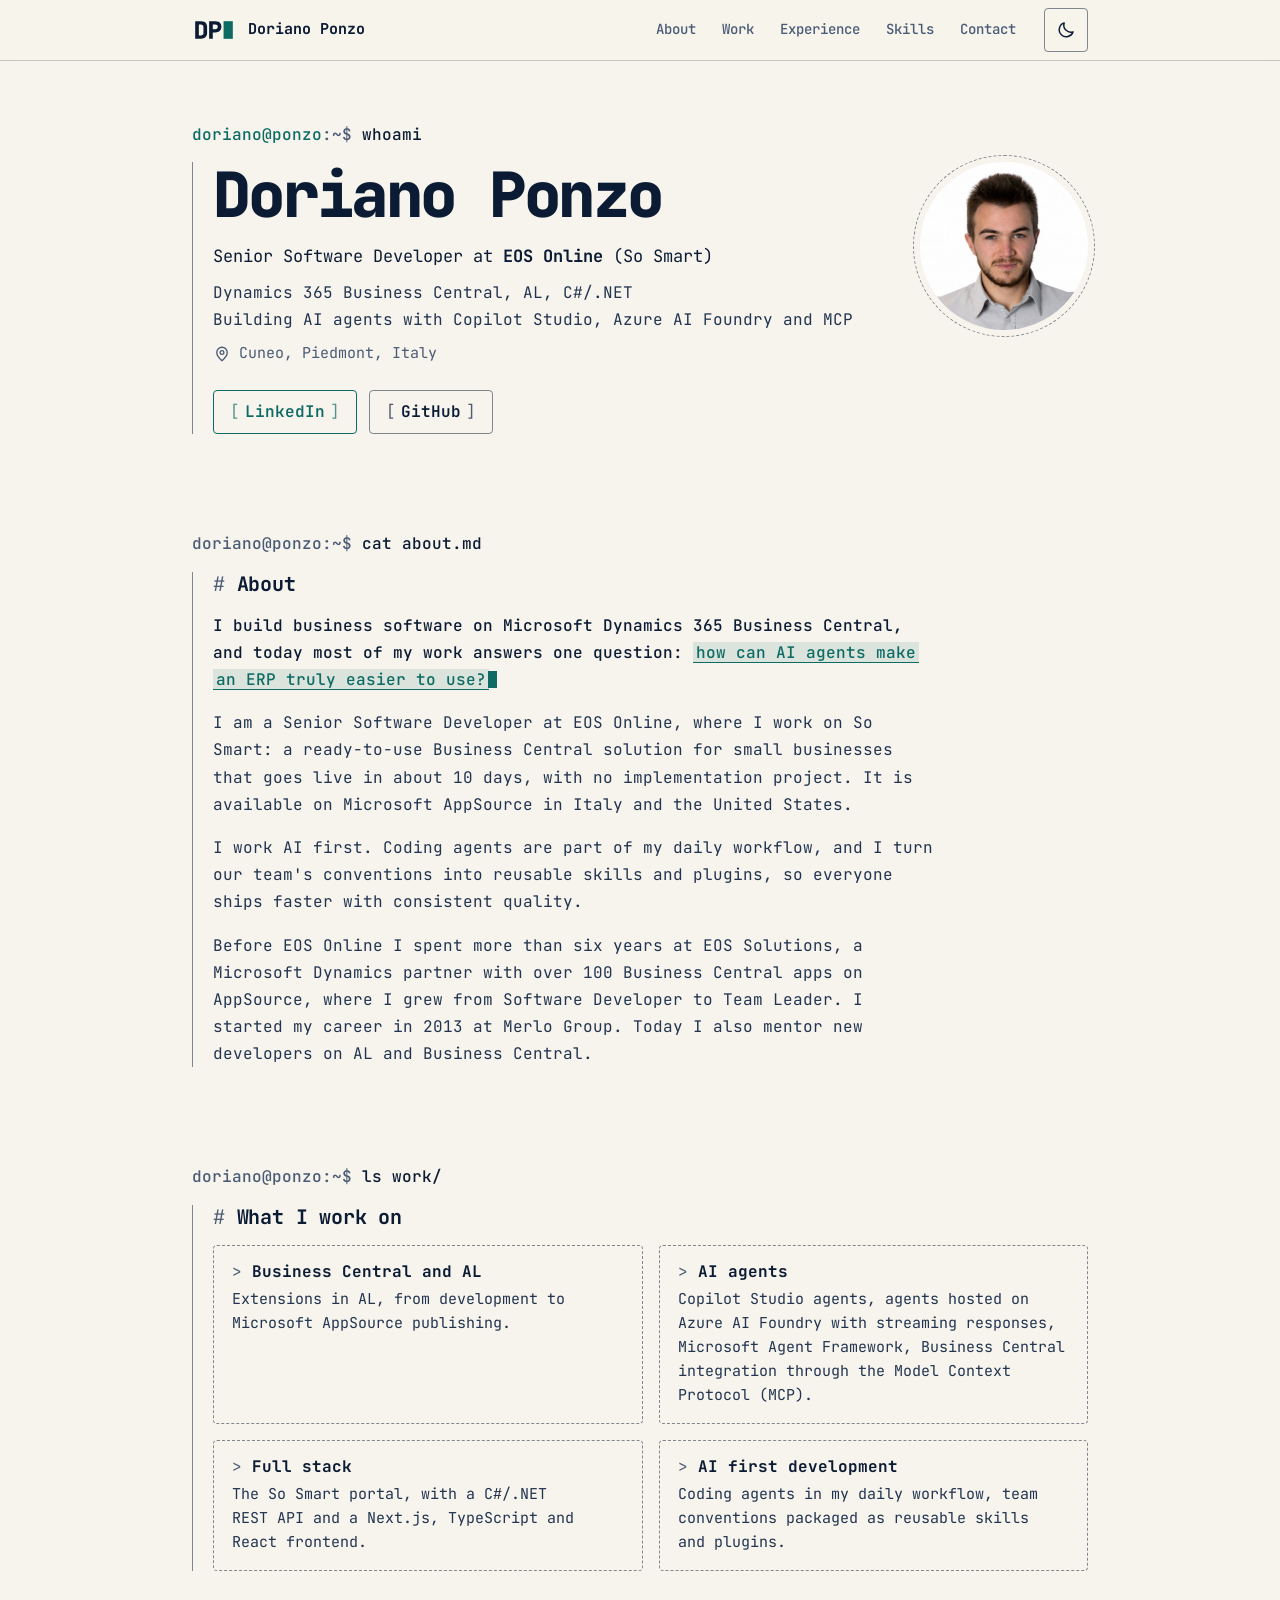
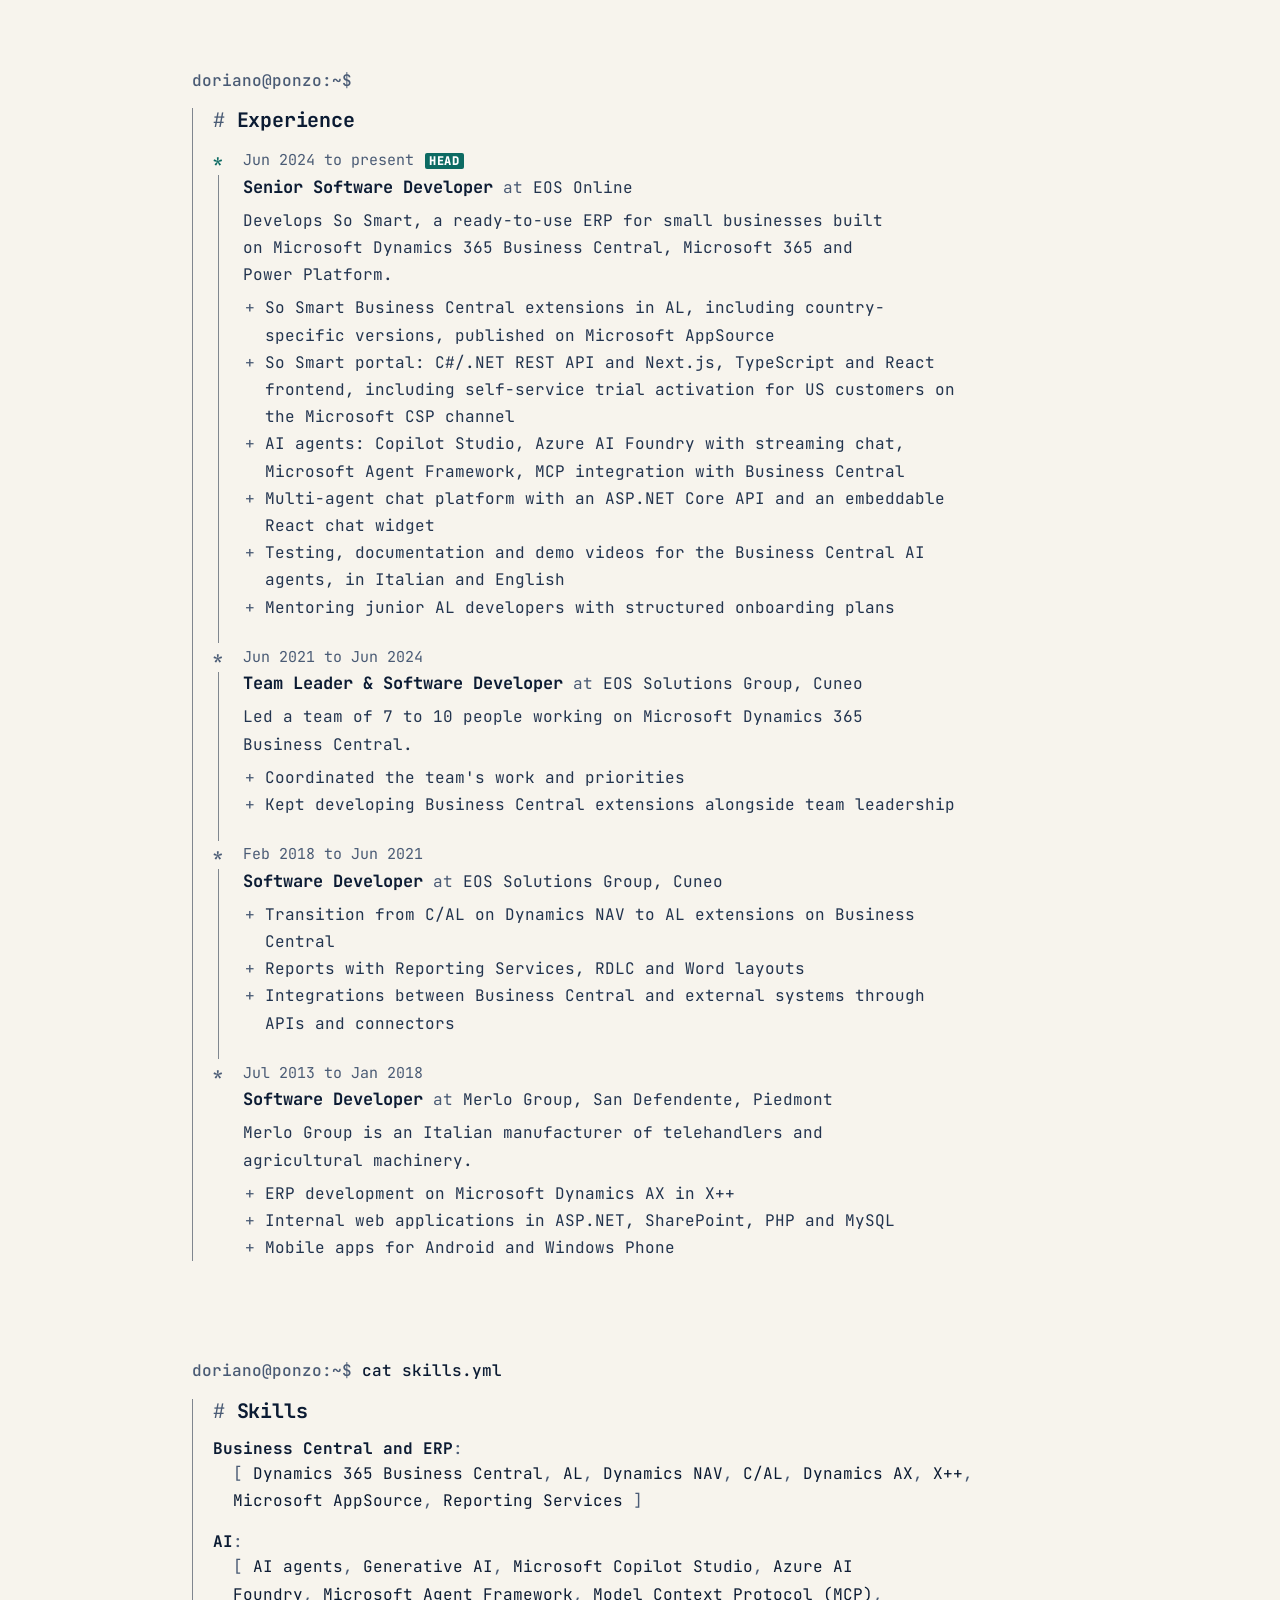
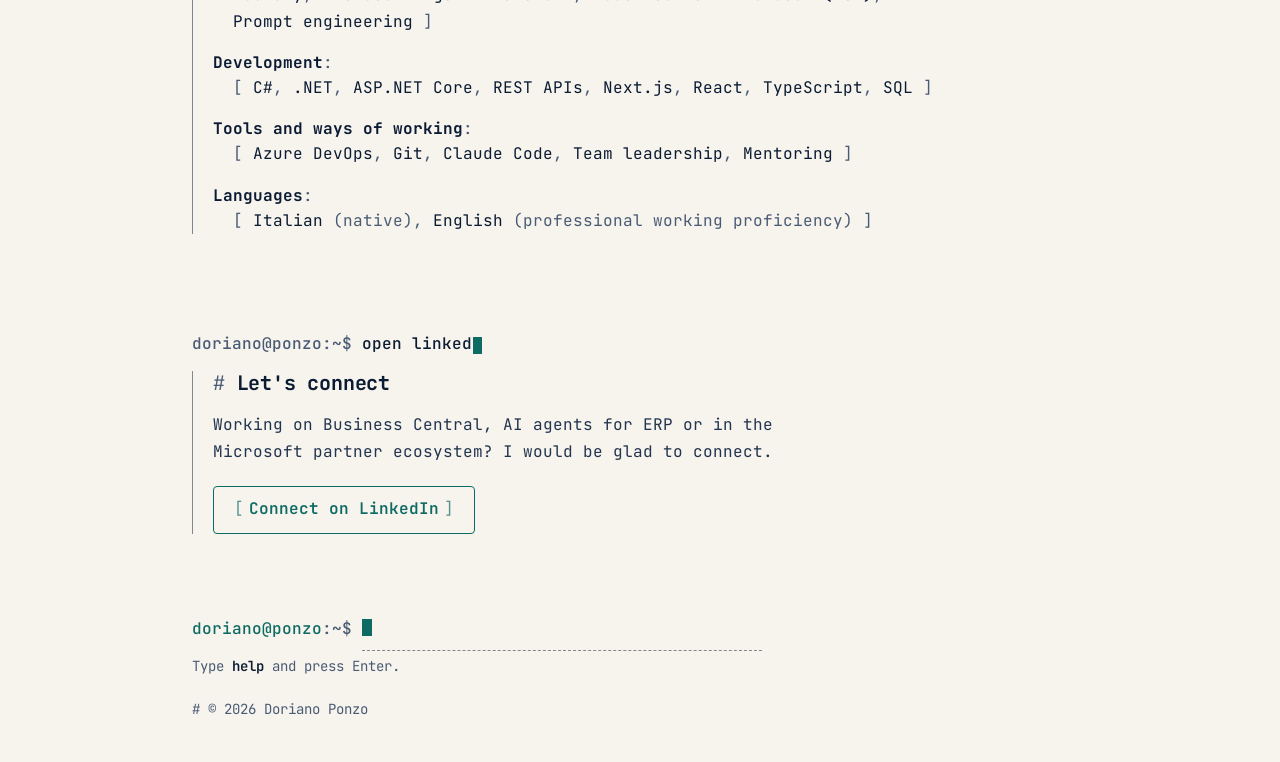
<file: index.html>
<!doctype html>
<html lang="en">
<head>
  <meta charset="utf-8">
  <meta name="viewport" content="width=device-width, initial-scale=1">
  <title>Doriano Ponzo | Business Central and AI agents</title>
  <meta name="description" content="Doriano Ponzo, Senior Software Developer specialized in Microsoft Dynamics 365 Business Central, AL and AI agents with Copilot Studio, Azure AI Foundry and MCP.">
  <meta name="author" content="Doriano Ponzo">
  <link rel="canonical" href="https://ponch18.github.io/">

  <meta name="theme-color" content="#f7f4ed" media="(prefers-color-scheme: light)">
  <meta name="theme-color" content="#071122" media="(prefers-color-scheme: dark)">
  <meta name="color-scheme" content="light dark">

  <meta property="og:type" content="profile">
  <meta property="og:site_name" content="Doriano Ponzo">
  <meta property="og:locale" content="en_US">
  <meta property="og:url" content="https://ponch18.github.io/">
  <meta property="og:title" content="Doriano Ponzo | Business Central and AI agents">
  <meta property="og:description" content="Senior Software Developer at EOS Online (So Smart). Dynamics 365 Business Central, AL, C#/.NET and AI agents with Copilot Studio, Azure AI Foundry and MCP.">
  <!-- Share card: assets/og-card.jpg (1200 x 630). -->
  <meta property="og:image" content="https://ponch18.github.io/assets/og-card.jpg">
  <meta property="og:image:type" content="image/jpeg">
  <meta property="og:image:width" content="1200">
  <meta property="og:image:height" content="630">
  <meta property="og:image:alt" content="Doriano Ponzo, Senior Software Developer. Dynamics 365 Business Central and AI agents.">
  <meta property="profile:first_name" content="Doriano">
  <meta property="profile:last_name" content="Ponzo">

  <meta name="twitter:card" content="summary_large_image">
  <meta name="twitter:title" content="Doriano Ponzo | Business Central and AI agents">
  <meta name="twitter:description" content="Senior Software Developer at EOS Online (So Smart). Dynamics 365 Business Central, AL, C#/.NET and AI agents with Copilot Studio, Azure AI Foundry and MCP.">
  <meta name="twitter:image" content="https://ponch18.github.io/assets/og-card.jpg">
  <meta name="twitter:image:alt" content="Doriano Ponzo, Senior Software Developer. Dynamics 365 Business Central and AI agents.">

  <link rel="icon" href="favicon.svg" type="image/svg+xml">
  <link rel="preload" href="assets/fonts/jetbrains-mono-latin-wght.woff2" as="font" type="font/woff2" crossorigin>
  <link rel="stylesheet" href="styles.css">

  <script>
    /* Runs before first paint: applies a saved theme choice so the page never flashes the wrong theme. */
    (function () {
      var root = document.documentElement;
      root.classList.add('js');
      /* fx: effects are allowed. They are off for people who ask for reduced motion. */
      if (!(window.matchMedia && window.matchMedia('(prefers-reduced-motion: reduce)').matches)) root.classList.add('fx');
      try {
        var saved = localStorage.getItem('theme');
        if (saved === 'light' || saved === 'dark') root.setAttribute('data-theme', saved);
      } catch (e) { /* storage unavailable: follow the system theme */ }
    })();
  </script>
  <script src="script.js" defer></script>

  <script type="application/ld+json">
  {
    "@context": "https://schema.org",
    "@type": "Person",
    "name": "Doriano Ponzo",
    "jobTitle": "Senior Software Developer",
    "worksFor": { "@type": "Organization", "name": "EOS Online" },
    "address": {
      "@type": "PostalAddress",
      "addressLocality": "Cuneo",
      "addressRegion": "Piedmont",
      "addressCountry": "IT"
    },
    "url": "https://ponch18.github.io/",
    "image": "https://ponch18.github.io/assets/profile.jpg",
    "sameAs": [
      "https://www.linkedin.com/in/dorianoponzo",
      "https://github.com/Ponch18"
    ],
    "knowsAbout": [
      "Microsoft Dynamics 365 Business Central",
      "AL",
      "AI agents",
      "Microsoft Copilot Studio",
      "Azure AI Foundry",
      "Model Context Protocol"
    ],
    "knowsLanguage": ["it", "en"]
  }
  </script>
</head>
<body>
  <a class="skip-link" href="#main">Skip to content</a>

  <header class="site-header">
    <div class="container nav-bar">
      <a class="brand" href="#top">
        <!-- DP monogram: ink letters on paper, paper letters on navy. Only one is shown per theme. -->
        <img class="brand-mark mark-on-light" src="assets/brand/dp-mark.svg" alt="" width="44" height="24">
        <img class="brand-mark mark-on-dark" src="assets/brand/dp-mark-reversed.svg" alt="" width="44" height="24">
        <span class="brand-name">Doriano Ponzo</span>
      </a>

      <nav class="site-nav" id="site-nav" aria-label="Primary">
        <ul class="nav-links">
          <li><a href="#about">About</a></li>
          <li><a href="#work">Work</a></li>
          <li><a href="#experience">Experience</a></li>
          <li><a href="#skills">Skills</a></li>
          <li><a href="#contact">Contact</a></li>
        </ul>
      </nav>

      <div class="nav-actions">
        <button type="button" class="icon-btn theme-toggle" data-theme-toggle aria-label="Switch theme">
          <svg class="icon-moon" viewBox="0 0 24 24" width="20" height="20" aria-hidden="true" focusable="false"><path d="M20.5 14.2A8.5 8.5 0 0 1 9.8 3.5a8.5 8.5 0 1 0 10.7 10.7z"/></svg>
          <svg class="icon-sun" viewBox="0 0 24 24" width="20" height="20" aria-hidden="true" focusable="false"><circle cx="12" cy="12" r="4"/><path d="M12 2.5v2M12 19.5v2M4.6 4.6l1.4 1.4M18 18l1.4 1.4M2.5 12h2M19.5 12h2M4.6 19.4L6 18M18 6l1.4-1.4"/></svg>
        </button>
        <button type="button" class="icon-btn menu-btn" data-menu-toggle aria-controls="site-nav" aria-expanded="false" aria-label="Menu">
          <svg class="icon-menu" viewBox="0 0 24 24" width="20" height="20" aria-hidden="true" focusable="false"><path d="M4 7h16M4 12h16M4 17h16"/></svg>
          <svg class="icon-close" viewBox="0 0 24 24" width="20" height="20" aria-hidden="true" focusable="false"><path d="M6 6l12 12M18 6L6 18"/></svg>
        </button>
      </div>
    </div>
  </header>

  <!--
    The page is one terminal session. Each section starts with a prompt line (decorative, hidden from
    screen readers) and its output (the real content, with normal headings, lists and links).
  -->
  <main id="main">

    <!-- 1. Hero -->
    <section class="block hero" id="top" aria-labelledby="hero-name">
      <div class="container">
        <p class="prompt" aria-hidden="true"><span class="prompt-id">doriano@ponzo</span><span class="prompt-sep">:~$</span> <span class="prompt-cmd">whoami</span></p>
        <div class="out hero-out">
          <div class="hero-copy">
            <h1 id="hero-name">Doriano Ponzo</h1>
            <p class="hero-role">Senior Software Developer at <strong>EOS Online</strong> (So Smart)</p>
            <p class="hero-tagline">
              <span class="tagline-line">Dynamics 365 Business Central, AL, C#/.NET</span>
              <span class="tagline-line">Building AI agents with Copilot Studio, Azure AI Foundry and MCP</span>
            </p>
            <p class="hero-location">
              <svg viewBox="0 0 24 24" width="18" height="18" aria-hidden="true" focusable="false"><path d="M12 21s-7-6.2-7-11a7 7 0 0 1 14 0c0 4.8-7 11-7 11z"/><circle cx="12" cy="10" r="2.5"/></svg>
              <span><span class="visually-hidden">Location: </span>Cuneo, Piedmont, Italy</span>
            </p>

            <div class="hero-actions">
              <a class="btn btn-primary" href="https://www.linkedin.com/in/dorianoponzo" target="_blank" rel="noopener">LinkedIn<span class="visually-hidden"> (opens in a new tab)</span></a>
              <a class="btn btn-secondary" href="https://github.com/Ponch18" target="_blank" rel="noopener">GitHub<span class="visually-hidden"> (opens in a new tab)</span></a>
            </div>
          </div>

          <div class="hero-media">
            <div class="avatar">
              <span class="avatar-initials" aria-hidden="true">DP</span>
              <!-- Photo: assets/profile.jpg. If the file is missing, the image removes itself and the initials stay visible. -->
              <img src="assets/profile.jpg" alt="Portrait of Doriano Ponzo" width="216" height="216" decoding="async" fetchpriority="high" onerror="this.remove()">
            </div>
          </div>
        </div>
      </div>
    </section>

    <!-- 2. About -->
    <section class="block" id="about" aria-labelledby="about-title">
      <div class="container">
        <p class="prompt" aria-hidden="true"><span class="prompt-id">doriano@ponzo</span><span class="prompt-sep">:~$</span> <span class="prompt-cmd" data-type>cat about.md</span></p>
        <div class="out prose">
          <h2 id="about-title">About</h2>
          <p class="lead" data-stream>I build business software on Microsoft Dynamics 365 Business Central, and today most of my work answers one question: <span class="highlight">how can AI agents make an ERP truly easier to use?</span></p>
          <p>I am a Senior Software Developer at EOS Online, where I work on So Smart: a ready-to-use Business Central solution for small businesses that goes live in about 10 days, with no implementation project. It is available on Microsoft AppSource in Italy and the United States.</p>
          <p>I work AI first. Coding agents are part of my daily workflow, and I turn our team's conventions into reusable skills and plugins, so everyone ships faster with consistent quality.</p>
          <p>Before EOS Online I spent more than six years at EOS Solutions, a Microsoft Dynamics partner with over 100 Business Central apps on AppSource, where I grew from Software Developer to Team Leader. I started my career in 2013 at Merlo Group. Today I also mentor new developers on AL and Business Central.</p>
        </div>
      </div>
    </section>

    <!-- 3. What I work on -->
    <section class="block" id="work" aria-labelledby="work-title">
      <div class="container">
        <p class="prompt" aria-hidden="true"><span class="prompt-id">doriano@ponzo</span><span class="prompt-sep">:~$</span> <span class="prompt-cmd" data-type>ls work/</span></p>
        <div class="out">
          <h2 id="work-title">What I work on</h2>
          <ul class="tools">
            <li class="tool">
              <h3>Business Central and AL</h3>
              <p>Extensions in AL, from development to Microsoft AppSource publishing.</p>
            </li>
            <li class="tool">
              <h3>AI agents</h3>
              <p>Copilot Studio agents, agents hosted on Azure AI Foundry with streaming responses, Microsoft Agent Framework, Business Central integration through the Model Context Protocol (MCP).</p>
            </li>
            <li class="tool">
              <h3>Full stack</h3>
              <p>The So Smart portal, with a C#/.NET REST API and a Next.js, TypeScript and React frontend.</p>
            </li>
            <li class="tool">
              <h3>AI first development</h3>
              <p>Coding agents in my daily workflow, team conventions packaged as reusable skills and plugins.</p>
            </li>
          </ul>
        </div>
      </div>
    </section>

    <!-- 4. Experience: a git log, newest entry first. The current role is HEAD. -->
    <section class="block" id="experience" aria-labelledby="experience-title">
      <div class="container">
        <p class="prompt" aria-hidden="true"><span class="prompt-id">doriano@ponzo</span><span class="prompt-sep">:~$</span> <span class="prompt-cmd" data-type>git log</span></p>
        <div class="out">
          <h2 id="experience-title">Experience</h2>
          <ol class="log">

            <li class="commit is-current">
              <span class="commit-node" aria-hidden="true">*</span>
              <p class="commit-date"><time datetime="2024-06">Jun 2024</time> to present<span class="head" aria-hidden="true">HEAD</span></p>
              <div class="commit-title">
                <h3 class="commit-role">Senior Software Developer</h3>
                <!-- TODO: location for EOS Online (not provided) -->
                <p class="commit-org">EOS Online</p>
              </div>
              <p class="commit-desc">Develops So Smart, a ready-to-use ERP for small businesses built on Microsoft Dynamics 365 Business Central, Microsoft 365 and Power Platform.</p>
              <ul class="commit-list">
                <li>So Smart Business Central extensions in AL, including country-specific versions, published on Microsoft AppSource</li>
                <li>So Smart portal: C#/.NET REST API and Next.js, TypeScript and React frontend, including self-service trial activation for US customers on the Microsoft CSP channel</li>
                <li>AI agents: Copilot Studio, Azure AI Foundry with streaming chat, Microsoft Agent Framework, MCP integration with Business Central</li>
                <li>Multi-agent chat platform with an ASP.NET Core API and an embeddable React chat widget</li>
                <li>Testing, documentation and demo videos for the Business Central AI agents, in Italian and English</li>
                <li>Mentoring junior AL developers with structured onboarding plans</li>
              </ul>
            </li>

            <li class="commit">
              <span class="commit-node" aria-hidden="true">*</span>
              <p class="commit-date"><time datetime="2021-06">Jun 2021</time> to <time datetime="2024-06">Jun 2024</time></p>
              <div class="commit-title">
                <h3 class="commit-role">Team Leader &amp; Software Developer</h3>
                <p class="commit-org">EOS Solutions Group, Cuneo</p>
              </div>
              <p class="commit-desc">Led a team of 7 to 10 people working on Microsoft Dynamics 365 Business Central.</p>
              <ul class="commit-list">
                <li>Coordinated the team's work and priorities</li>
                <li>Kept developing Business Central extensions alongside team leadership</li>
              </ul>
            </li>

            <li class="commit">
              <span class="commit-node" aria-hidden="true">*</span>
              <p class="commit-date"><time datetime="2018-02">Feb 2018</time> to <time datetime="2021-06">Jun 2021</time></p>
              <div class="commit-title">
                <h3 class="commit-role">Software Developer</h3>
                <p class="commit-org">EOS Solutions Group, Cuneo</p>
              </div>
              <ul class="commit-list">
                <li>Transition from C/AL on Dynamics NAV to AL extensions on Business Central</li>
                <li>Reports with Reporting Services, RDLC and Word layouts</li>
                <li>Integrations between Business Central and external systems through APIs and connectors</li>
              </ul>
            </li>

            <li class="commit">
              <span class="commit-node" aria-hidden="true">*</span>
              <p class="commit-date"><time datetime="2013-07">Jul 2013</time> to <time datetime="2018-01">Jan 2018</time></p>
              <div class="commit-title">
                <h3 class="commit-role">Software Developer</h3>
                <p class="commit-org">Merlo Group, San Defendente, Piedmont</p>
              </div>
              <p class="commit-desc">Merlo Group is an Italian manufacturer of telehandlers and agricultural machinery.</p>
              <ul class="commit-list">
                <li>ERP development on Microsoft Dynamics AX in X++</li>
                <li>Internal web applications in ASP.NET, SharePoint, PHP and MySQL</li>
                <li>Mobile apps for Android and Windows Phone</li>
              </ul>
            </li>

          </ol>
        </div>
      </div>
    </section>

    <!-- 5. Skills: written as a YAML file -->
    <section class="block" id="skills" aria-labelledby="skills-title">
      <div class="container">
        <p class="prompt" aria-hidden="true"><span class="prompt-id">doriano@ponzo</span><span class="prompt-sep">:~$</span> <span class="prompt-cmd" data-type>cat skills.yml</span></p>
        <div class="out">
          <h2 id="skills-title">Skills</h2>
          <div class="yml">
            <div class="yml-row">
              <h3 id="skills-erp" class="yml-key">Business Central and ERP</h3>
              <ul class="yml-list" role="list" aria-labelledby="skills-erp">
                <li>Dynamics 365 Business Central</li>
                <li>AL</li>
                <li>Dynamics NAV</li>
                <li>C/AL</li>
                <li>Dynamics AX</li>
                <li>X++</li>
                <li>Microsoft AppSource</li>
                <li>Reporting Services</li>
              </ul>
            </div>
            <div class="yml-row">
              <h3 id="skills-ai" class="yml-key">AI</h3>
              <ul class="yml-list" role="list" aria-labelledby="skills-ai">
                <li>AI agents</li>
                <li>Generative AI</li>
                <li>Microsoft Copilot Studio</li>
                <li>Azure AI Foundry</li>
                <li>Microsoft Agent Framework</li>
                <li>Model Context Protocol (MCP)</li>
                <li>Prompt engineering</li>
              </ul>
            </div>
            <div class="yml-row">
              <h3 id="skills-dev" class="yml-key">Development</h3>
              <ul class="yml-list" role="list" aria-labelledby="skills-dev">
                <li>C#</li>
                <li>.NET</li>
                <li>ASP.NET Core</li>
                <li>REST APIs</li>
                <li>Next.js</li>
                <li>React</li>
                <li>TypeScript</li>
                <li>SQL</li>
              </ul>
            </div>
            <div class="yml-row">
              <h3 id="skills-tools" class="yml-key">Tools and ways of working</h3>
              <ul class="yml-list" role="list" aria-labelledby="skills-tools">
                <li>Azure DevOps</li>
                <li>Git</li>
                <li>Claude Code</li>
                <li>Team leadership</li>
                <li>Mentoring</li>
              </ul>
            </div>
            <div class="yml-row">
              <h3 id="skills-lang" class="yml-key">Languages</h3>
              <ul class="yml-list" role="list" aria-labelledby="skills-lang">
                <li>Italian <span class="yml-note">(native)</span></li>
                <li>English <span class="yml-note">(professional working proficiency)</span></li>
              </ul>
            </div>
          </div>
        </div>
      </div>
    </section>

    <!-- 6. Contact -->
    <section class="block" id="contact" aria-labelledby="contact-title">
      <div class="container">
        <p class="prompt" aria-hidden="true"><span class="prompt-id">doriano@ponzo</span><span class="prompt-sep">:~$</span> <span class="prompt-cmd" data-type>open linkedin</span></p>
        <div class="out">
          <h2 id="contact-title">Let's connect</h2>
          <p class="contact-text">Working on Business Central, AI agents for ERP or in the Microsoft partner ecosystem? I would be glad to connect.</p>
          <a class="btn btn-primary btn-lg" href="https://www.linkedin.com/in/dorianoponzo" target="_blank" rel="noopener">Connect on LinkedIn<span class="visually-hidden"> (opens in a new tab)</span></a>
        </div>
      </div>
    </section>

  </main>

  <footer class="site-footer">
    <div class="container">
      <!-- The session is still open: the teal block is the cursor of the agent. With JavaScript this line becomes a real command line (see script.js). -->
      <p class="prompt prompt-end" aria-hidden="true" data-shell><span class="prompt-id">doriano@ponzo</span><span class="prompt-sep">:~$</span> <span class="cursor"></span></p>
      <p class="copyright"><span class="comment-mark" aria-hidden="true"># </span>&copy; <span data-year>2026</span> Doriano Ponzo</p>
    </div>
  </footer>
</body>
</html>
</file>
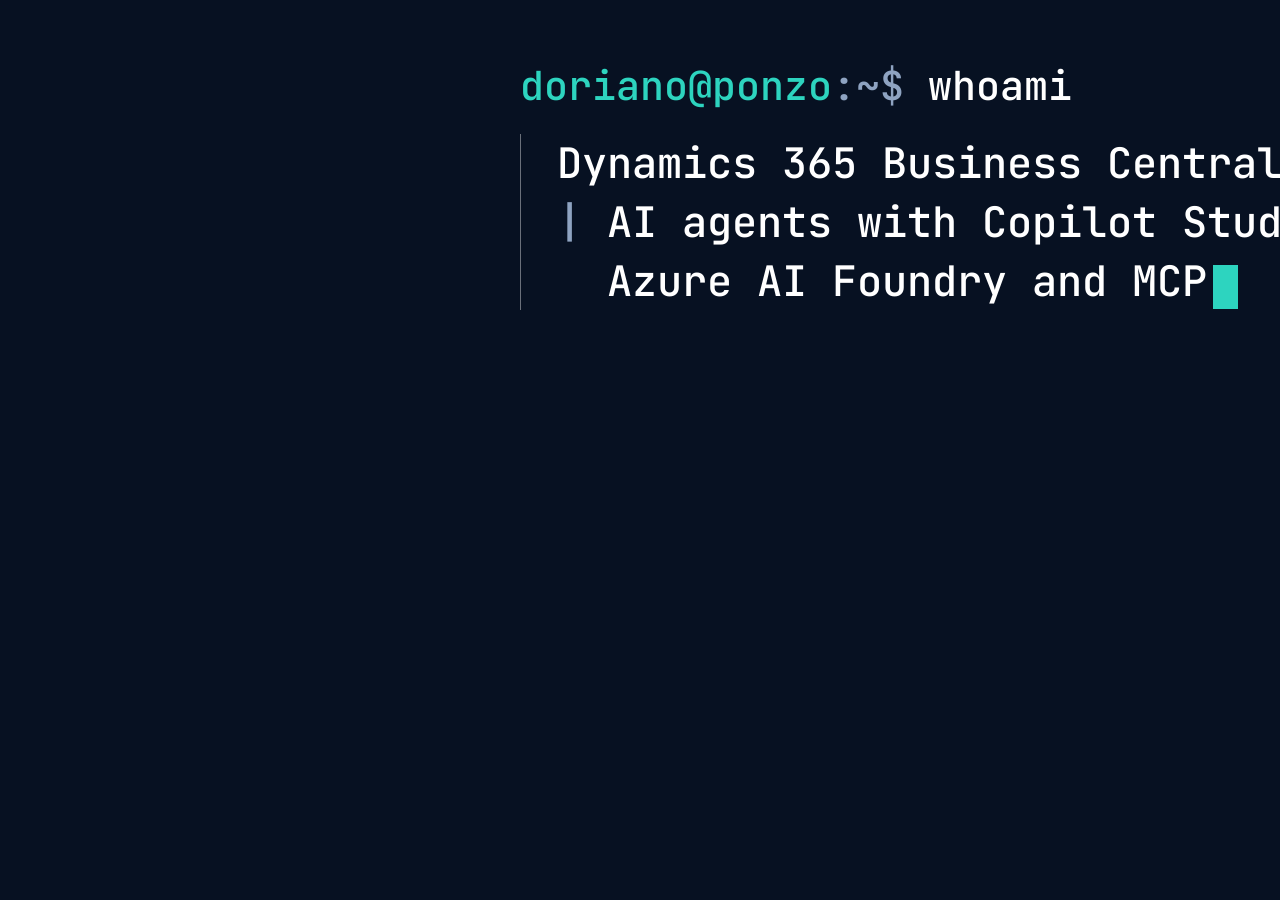
<file: brand/linkedin-banner.html>
<!doctype html>
<html lang="en">
<head>
  <meta charset="utf-8">
  <title>LinkedIn banner</title>
  <meta name="robots" content="noindex">
  <!--
    Source of assets/linkedin-banner.jpg (the banner of the LinkedIn profile), exactly 1584 x 396 px.
    Regenerate: open this file in a browser at exactly 1584 x 396 and export a JPEG.
    With Playwright: page.setViewportSize({ width: 1584, height: 396 }), then page.screenshot({ type: 'jpeg', quality: 92 }).

    Safe zones: the profile photo covers the bottom left of the banner, so the left 30% (475 px) stays empty.
    Everything is on the right, and nothing is closer than about 56 px to an edge.
  -->
  <style>
    @font-face {
      font-family: "JetBrains Mono";
      src: url("../assets/fonts/jetbrains-mono-latin-wght.woff2") format("woff2");
      font-weight: 100 800;
      font-display: block;
    }

    * { box-sizing: border-box; margin: 0; }

    html, body { width: 1584px; height: 396px; }

    body {
      position: relative;
      overflow: hidden;
      background: #071122;
      color: #cfdcef;
      font-family: "JetBrains Mono", ui-monospace, Menlo, Consolas, monospace;
      font-variant-ligatures: none;
    }

    /* The prompt line. The name of the host is teal: the agent is in this session. */
    .prompt {
      position: absolute;
      left: 520px;
      top: 62px;
      color: #fff;
      font-size: 40px;
      font-weight: 500;
      line-height: 1.2;
      white-space: nowrap;
    }

    .prompt .id { color: #2dd4bf; }
    .prompt .sep { color: #8ea3c1; }

    /* The output of the command: indented, with a rule on the left, like on the site */
    .out {
      position: absolute;
      left: 520px;
      top: 134px;
      padding-left: 36px;
      border-left: 1px solid rgba(255, 255, 255, 0.4);
    }

    .line {
      display: block;
      color: #fff;
      font-size: 42px;
      font-weight: 500;
      line-height: 1.4;
      white-space: pre;
    }

    .pipe { color: #8ea3c1; }

    /* The cursor of the agent: the one teal block of the banner */
    .cursor {
      display: inline-block;
      width: 0.6em;
      height: 1.05em;
      margin-left: 6px;
      background: #2dd4bf;
      vertical-align: text-bottom;
    }

    .url {
      position: absolute;
      right: 56px;
      bottom: 38px;
      color: #8ea3c1;
      font-size: 24px;
      font-weight: 500;
    }
  </style>
</head>
<body>
  <p class="prompt"><span class="id">doriano@ponzo</span><span class="sep">:~$</span> whoami</p>

  <div class="out">
    <span class="line">Dynamics 365 Business Central</span>
    <span class="line"><span class="pipe">|</span> AI agents with Copilot Studio,</span>
    <span class="line">  Azure AI Foundry and MCP<span class="cursor"></span></span>
  </div>

  <p class="url">ponch18.github.io</p>
</body>
</html>
</file>
<file: styles.css>
/*
  Doriano Ponzo, personal site. Brand: "Agent session".

  The page is one terminal session: a prompt line, then its output. One monospaced font does
  everything. Teal is the agent (the cursor). It appears only where something is live, current
  or actionable: the cursor, HEAD, the section the agent is in, links and buttons.
  Everything else is ink and paper (or navy and white).

  Layers: 1 tokens, 2 base, 3 header and navigation, 4 prompt and output, 5 components, 6 motion and print.
*/

/* ---------- 1. Tokens ---------- */

@font-face {
  font-family: "JetBrains Mono";
  src: url("assets/fonts/jetbrains-mono-latin-wght.woff2") format("woff2");
  font-weight: 100 800;
  font-style: normal;
  font-display: swap;
  unicode-range: U+0000-00FF, U+0131, U+0152-0153, U+2018-201D, U+2022, U+2026, U+20AC, U+2122;
}

:root {
  /* Type: one family. The fallbacks are the system monospace fonts. */
  --font-mono: "JetBrains Mono", ui-monospace, "Cascadia Code", "SF Mono", Menlo, Consolas, "Liberation Mono", monospace;

  /* Primitives: ink, paper, teal. These never change between themes. */
  --ink-950: #071122;
  --ink-900: #0b1b33;
  --ink-800: #10223d;
  --paper-50: #fbf9f4;
  --paper-100: #f7f4ed;
  --paper-200: #efeadc;
  --teal-700: #0d6b63;
  --teal-300: #2dd4bf;
  --teal-200: #5eead4;

  /* Semantic tokens, light theme (paper and ink) */
  --bg: var(--paper-100);
  --surface: var(--paper-50);
  --text: var(--ink-900);
  --text-body: #22344f;
  --text-muted: #4a5b75;
  --line: rgba(11, 27, 51, 0.22);
  --line-strong: rgba(11, 27, 51, 0.5);
  --accent: var(--teal-700);
  --accent-hover: #0a5a54;
  --on-accent: #ffffff;
  --mark: rgba(13, 107, 99, 0.12);
  --focus: var(--teal-700);
  --header-bg: rgba(247, 244, 237, 0.9);
  --shadow: 0 12px 30px rgba(11, 27, 51, 0.14);

  /* Layout */
  --radius: 0.25rem;
  --header-h: 3.75rem;
  --measure: 72ch;

  /* Motion */
  --ease: cubic-bezier(0.2, 0.7, 0.2, 1);
  --t-fast: 0.15s;

  color-scheme: light;
}

@media (prefers-color-scheme: dark) {
  :root:not([data-theme="light"]) {
    --bg: var(--ink-950);
    --surface: #0b1a30;
    --text: #f2f6fc;
    --text-body: #cfdcef;
    --text-muted: #8ea3c1;
    --line: rgba(255, 255, 255, 0.18);
    --line-strong: rgba(255, 255, 255, 0.4);
    --accent: var(--teal-300);
    --accent-hover: var(--teal-200);
    --on-accent: #04211e;
    --mark: rgba(45, 212, 191, 0.16);
    --focus: var(--teal-200);
    --header-bg: rgba(7, 17, 34, 0.88);
    --shadow: 0 12px 30px rgba(0, 0, 0, 0.45);
    color-scheme: dark;
  }
}

:root[data-theme="dark"] {
  --bg: var(--ink-950);
  --surface: #0b1a30;
  --text: #f2f6fc;
  --text-body: #cfdcef;
  --text-muted: #8ea3c1;
  --line: rgba(255, 255, 255, 0.18);
  --line-strong: rgba(255, 255, 255, 0.4);
  --accent: var(--teal-300);
  --accent-hover: var(--teal-200);
  --on-accent: #04211e;
  --mark: rgba(45, 212, 191, 0.16);
  --focus: var(--teal-200);
  --header-bg: rgba(7, 17, 34, 0.88);
  --shadow: 0 12px 30px rgba(0, 0, 0, 0.45);
  color-scheme: dark;
}

/* ---------- 2. Base ---------- */

*,
*::before,
*::after {
  box-sizing: border-box;
}

* {
  margin: 0;
}

html {
  -webkit-text-size-adjust: 100%;
  text-size-adjust: 100%;
}

@media (prefers-reduced-motion: no-preference) {
  html {
    scroll-behavior: smooth;
  }
}

body {
  min-height: 100vh;
  background: var(--bg);
  color: var(--text-body);
  font-family: var(--font-mono);
  font-size: 0.9375rem;
  line-height: 1.7;
  font-variant-ligatures: none;
  -webkit-font-smoothing: antialiased;
  -moz-osx-font-smoothing: grayscale;
}

@media (min-width: 48rem) {
  body {
    font-size: 1rem;
  }
}

h1,
h2,
h3 {
  color: var(--text);
  font-weight: 700;
  line-height: 1.2;
}

p {
  text-wrap: pretty;
}

ul,
ol {
  padding: 0;
}

img,
svg {
  display: block;
  max-width: 100%;
}

svg {
  fill: none;
  stroke: currentColor;
  stroke-width: 1.75;
  stroke-linecap: round;
  stroke-linejoin: round;
  flex-shrink: 0;
}

a {
  color: inherit;
}

button {
  font: inherit;
  color: inherit;
}

::selection {
  background: var(--accent);
  color: var(--on-accent);
}

:focus-visible {
  outline: 2px solid var(--focus);
  outline-offset: 3px;
}

[id] {
  scroll-margin-top: calc(var(--header-h) + 0.5rem);
}

.container {
  width: 100%;
  max-width: 60rem;
  margin-inline: auto;
  padding-inline: 1rem;
}

@media (min-width: 40rem) {
  .container {
    padding-inline: 2rem;
  }
}

.visually-hidden {
  position: absolute !important;
  width: 1px;
  height: 1px;
  padding: 0;
  margin: -1px;
  overflow: hidden;
  clip: rect(0 0 0 0);
  white-space: nowrap;
  border: 0;
}

.skip-link {
  position: absolute;
  top: 0.75rem;
  left: 0.75rem;
  z-index: 100;
  padding: 0.625rem 1rem;
  border-radius: var(--radius);
  background: var(--accent);
  color: var(--on-accent);
  font-weight: 700;
  text-decoration: none;
  transform: translateY(-200%);
}

.skip-link:focus {
  transform: none;
}

/* ---------- 3. Header and navigation ---------- */

.site-header {
  position: sticky;
  top: 0;
  z-index: 50;
  background: var(--header-bg);
  border-bottom: 1px solid var(--line);
  -webkit-backdrop-filter: saturate(160%) blur(12px);
  backdrop-filter: saturate(160%) blur(12px);
}

.nav-bar {
  display: flex;
  flex-wrap: wrap;
  align-items: center;
  gap: 0.5rem 1rem;
  min-height: var(--header-h);
}

.brand {
  display: inline-flex;
  align-items: center;
  gap: 0.75rem;
  margin-right: auto;
  padding-block: 0.25rem;
  color: var(--text);
  font-size: 0.9375rem;
  font-weight: 700;
  text-decoration: none;
  border-radius: var(--radius);
}

.brand-mark {
  width: auto;
  height: 1.5rem;
}

/* Two files, one shown per theme: ink letters on paper, paper letters on navy */
.mark-on-dark {
  display: none;
}

:root[data-theme="dark"] .mark-on-light {
  display: none;
}

:root[data-theme="dark"] .mark-on-dark {
  display: block;
}

@media (prefers-color-scheme: dark) {
  :root:not([data-theme="light"]) .mark-on-light {
    display: none;
  }

  :root:not([data-theme="light"]) .mark-on-dark {
    display: block;
  }
}

.nav-links {
  display: flex;
  flex-wrap: wrap;
  gap: 0.125rem;
  list-style: none;
}

.nav-links a {
  display: block;
  padding: 0.5rem 0.75rem;
  border-radius: var(--radius);
  color: var(--text-muted);
  font-size: 0.875rem;
  font-weight: 500;
  text-decoration: none;
  transition: color var(--t-fast) ease, background-color var(--t-fast) ease;
}

.nav-links a:hover {
  color: var(--text);
  background: var(--surface);
}

/* The section the agent is in is inverted, like the active window of a terminal multiplexer */
.nav-links a[aria-current="true"] {
  color: var(--on-accent);
  background: var(--accent);
  font-weight: 700;
}

.nav-actions {
  display: flex;
  align-items: center;
  gap: 0.5rem;
}

.icon-btn {
  display: inline-grid;
  place-items: center;
  width: 2.75rem;
  height: 2.75rem;
  padding: 0;
  border: 1px solid var(--line-strong);
  border-radius: var(--radius);
  background: transparent;
  color: var(--text);
  cursor: pointer;
  transition: background-color var(--t-fast) ease, border-color var(--t-fast) ease;
}

.icon-btn:hover {
  background: var(--surface);
  border-color: var(--text);
}

/* Theme toggle: moon in light mode, sun in dark mode */
.icon-sun {
  display: none;
}

:root[data-theme="dark"] .icon-sun {
  display: block;
}

:root[data-theme="dark"] .icon-moon {
  display: none;
}

@media (prefers-color-scheme: dark) {
  :root:not([data-theme="light"]) .icon-sun {
    display: block;
  }

  :root:not([data-theme="light"]) .icon-moon {
    display: none;
  }
}

/* Without JavaScript the toggle and the menu button cannot work, so hide them */
html:not(.js) .theme-toggle,
.menu-btn {
  display: none;
}

.menu-btn .icon-close,
.menu-btn[aria-expanded="true"] .icon-menu {
  display: none;
}

.menu-btn[aria-expanded="true"] .icon-close {
  display: block;
}

/* No JavaScript on small screens: links wrap onto their own row */
.site-nav {
  order: 3;
  width: 100%;
  padding-bottom: 0.5rem;
}

/* With JavaScript on small screens: links collapse behind the menu button */
@media (max-width: 47.99rem) {
  .js .menu-btn {
    display: inline-grid;
  }

  .js .site-nav {
    display: none;
    position: absolute;
    top: 100%;
    left: 0;
    right: 0;
    padding: 0.5rem 1rem 1rem;
    background: var(--bg);
    border-bottom: 1px solid var(--line);
    box-shadow: var(--shadow);
  }

  .js .site-nav.is-open {
    display: block;
  }

  .js .nav-links {
    flex-direction: column;
  }

  .js .nav-links a {
    padding: 0.75rem;
    font-size: 1rem;
  }
}

@media (min-width: 48rem) {
  .nav-bar {
    flex-wrap: nowrap;
  }

  .site-nav {
    order: 0;
    width: auto;
    padding-bottom: 0;
  }
}

/* ---------- 4. Prompt and output ---------- */

.block {
  padding-block: clamp(1.75rem, 4.5vw, 3rem);
}

.hero {
  padding-top: clamp(2rem, 6vw, 3.75rem);
}

/* The prompt line is decoration: it is hidden from screen readers */
.prompt {
  margin-bottom: 0.875rem;
  color: var(--text);
  font-weight: 500;
  overflow-wrap: anywhere;
}

.prompt-id,
.prompt-sep {
  color: var(--text-muted);
}

/* The agent is in the section you are reading: its prompt turns teal */
[data-current] > .container > .prompt .prompt-id,
.prompt-end .prompt-id {
  color: var(--accent);
}

.prompt.is-typing .prompt-cmd::after {
  content: "";
  display: inline-block;
  width: 0.55em;
  height: 1.05em;
  margin-left: 1px;
  background: var(--accent);
  vertical-align: text-bottom;
}

/* The output of a command: indented and marked by a rule on the left */
.out {
  padding-left: 1.4ch;
  border-left: 1px solid var(--line-strong);
}

@media (min-width: 40rem) {
  .out {
    padding-left: 2ch;
  }
}

.out > h2 {
  margin-bottom: 1rem;
  font-size: 1.25rem;
  letter-spacing: -0.01em;
}

.out > h2::before {
  content: "# ";
  content: "# " / "";
  color: var(--text-muted);
  font-weight: 400;
}

/* ---------- 5. Components ---------- */

/* Hero */
.hero-out {
  display: flex;
  flex-direction: column-reverse;
  align-items: flex-start;
  gap: 1.75rem;
}

@media (min-width: 45rem) {
  .hero-out {
    flex-direction: row;
    justify-content: space-between;
    gap: 2.5rem;
  }
}

.hero-copy {
  min-width: 0;
}

.hero-copy h1 {
  font-size: clamp(2.1rem, 8.4vw, 3.9rem);
  font-weight: 800;
  line-height: 1.05;
  letter-spacing: -0.04em;
}

.hero-role {
  margin-top: 0.875rem;
  color: var(--text);
  font-size: 1.0625rem;
}

.hero-role strong {
  font-weight: 700;
}

.hero-tagline {
  margin-top: 0.5rem;
  color: var(--text-body);
}

.tagline-line {
  display: block;
}

.hero-location {
  display: flex;
  align-items: center;
  gap: 0.5rem;
  margin-top: 0.5rem;
  color: var(--text-muted);
  font-size: 0.9375rem;
}

.hero-actions {
  display: flex;
  flex-wrap: wrap;
  gap: 0.75rem;
  margin-top: 1.5rem;
}

/* Profile photo: a circle, with a dashed ring. The initials show if the photo is missing. */
.avatar {
  position: relative;
  flex: 0 0 auto;
  width: clamp(7rem, 22vw, 10.5rem);
  aspect-ratio: 1;
  overflow: hidden;
  border-radius: 50%;
  background: var(--surface);
  outline: 1px dashed var(--line-strong);
  outline-offset: 6px;
}

.avatar img {
  position: absolute;
  inset: 0;
  width: 100%;
  height: 100%;
  object-fit: cover;
}

.avatar-initials {
  position: absolute;
  inset: 0;
  display: grid;
  place-items: center;
  color: var(--text-muted);
  font-size: 2.5rem;
  font-weight: 800;
  letter-spacing: -0.04em;
}

/* Buttons: written as commands */
.btn {
  display: inline-flex;
  align-items: center;
  justify-content: center;
  gap: 0.5ch;
  min-height: 2.75rem;
  padding: 0.375rem 1rem;
  border: 1px solid var(--line-strong);
  border-radius: var(--radius);
  background: transparent;
  color: var(--text);
  font-weight: 600;
  line-height: 1.3;
  text-decoration: none;
  transition: background-color var(--t-fast) ease, color var(--t-fast) ease, border-color var(--t-fast) ease;
}

.btn::before {
  content: "[";
  content: "[" / "";
  font-weight: 400;
  opacity: 0.7;
}

.btn::after {
  content: "]";
  content: "]" / "";
  font-weight: 400;
  opacity: 0.7;
}

.btn-primary {
  border-color: var(--accent);
  color: var(--accent);
}

.btn-primary:hover {
  background: var(--accent);
  border-color: var(--accent);
  color: var(--on-accent);
}

.btn-secondary:hover {
  background: var(--text);
  border-color: var(--text);
  color: var(--bg);
}

.btn-lg {
  min-height: 3rem;
  padding-inline: 1.25rem;
}

/* About */
.prose p {
  max-width: var(--measure);
  margin-bottom: 1rem;
}

.prose p:last-child {
  margin-bottom: 0;
}

.prose .lead {
  color: var(--text);
  font-weight: 500;
}

/* The question the agent works on: marked once, when it is read */
.highlight {
  padding: 0 0.3ch;
  color: var(--accent);
  background-image: linear-gradient(var(--mark), var(--mark));
  background-repeat: no-repeat;
  background-position: left center;
  background-size: 100% 100%;
  box-shadow: inset 0 -1px 0 var(--accent);
  -webkit-box-decoration-break: clone;
  box-decoration-break: clone;
}

.js .highlight {
  transition: background-size 0.9s var(--ease), color 0.9s var(--ease), box-shadow 0.9s var(--ease);
}

.js .highlight:not(.is-marked) {
  color: inherit;
  background-size: 0% 100%;
  box-shadow: inset 0 -1px 0 transparent;
}

/* What I work on */
.tools {
  display: grid;
  grid-template-columns: minmax(0, 1fr);
  gap: 0.75rem;
  list-style: none;
}

@media (min-width: 40rem) {
  .tools {
    grid-template-columns: repeat(2, minmax(0, 1fr));
    gap: 1rem;
  }
}

.tool {
  padding: 1rem 1.125rem;
  border: 1px dashed var(--line-strong);
  border-radius: var(--radius);
}

.tool h3 {
  margin-bottom: 0.375rem;
  font-size: 1rem;
}

.tool h3::before {
  content: "> ";
  content: "> " / "";
  color: var(--text-muted);
  font-weight: 400;
}

.tool p {
  font-size: 0.9375rem;
  line-height: 1.6;
}

/* Experience: a git log. The rule on the left is the graph, * is a commit, HEAD is the current role. */
.log {
  list-style: none;
}

.commit {
  position: relative;
  padding: 0 0 1.5rem 3ch;
}

.commit:last-child {
  padding-bottom: 0;
}

.commit::before {
  content: "";
  position: absolute;
  top: 1.7em;
  bottom: 0.1em;
  left: 0.5ch;
  width: 1px;
  background: var(--line-strong);
}

.commit:last-child::before {
  display: none;
}

.commit-node {
  position: absolute;
  top: 0;
  left: 0;
  color: var(--text-muted);
  font-weight: 700;
}

.commit.is-current .commit-node {
  color: var(--accent);
}

.commit-date {
  color: var(--text-muted);
  font-size: 0.9375rem;
}

.head {
  margin-left: 1.5ch;
  padding: 0 0.7ch;
  border-radius: 2px;
  background: var(--accent);
  color: var(--on-accent);
  font-size: 0.8em;
  font-weight: 800;
  letter-spacing: 0.04em;
}

.commit-title {
  display: flex;
  flex-wrap: wrap;
  align-items: baseline;
  gap: 0 1ch;
}

.commit-role {
  font-size: 1.0625rem;
}

.commit-org {
  color: var(--text-body);
}

.commit-org::before {
  content: "at ";
  content: "at " / "";
  color: var(--text-muted);
}

.commit-desc {
  max-width: var(--measure);
  margin-top: 0.375rem;
}

.commit-list {
  margin-top: 0.375rem;
  list-style: none;
}

.commit-list li {
  position: relative;
  max-width: var(--measure);
  padding-left: 2.2ch;
}

.commit-list li::before {
  content: "+";
  content: "+" / "";
  position: absolute;
  top: 0;
  left: 0.2ch;
  color: var(--text-muted);
}

/* Skills: a YAML file, each group is a key and a list in brackets */
.yml-row + .yml-row {
  margin-top: 1.125rem;
}

.yml-key {
  font-size: 1rem;
}

.yml-key::after {
  content: ":";
  content: ":" / "";
  color: var(--text-muted);
  font-weight: 400;
}

.yml-list {
  max-width: calc(var(--measure) + 4ch); /* a list of short items can be a little wider than a paragraph */
  margin-top: 0.125rem;
  padding-left: 2ch;
  color: var(--text);
  list-style: none;
  text-wrap: pretty;
}

.yml-list::before {
  content: "[ ";
  content: "[ " / "";
  color: var(--text-muted);
}

/* The closing bracket belongs to the last item, with a no-break space (\00a0), so it is never
   left alone at the start of a new line. */
.yml-list li:last-child::after {
  content: "\00a0]";
  content: "\00a0]" / "";
  color: var(--text-muted);
}

.yml-list li {
  display: inline;
}

.yml-list li:not(:last-child)::after {
  content: ", ";
  content: ", " / "";
  color: var(--text-muted);
}

.yml-note {
  color: var(--text-muted);
}

/* Contact */
.contact-text {
  max-width: 62ch;
  margin-bottom: 1.25rem;
}

/* Footer: the session stays open, the teal block is the cursor of the agent */
.site-footer {
  padding-block: 1.5rem 2.5rem;
}

.prompt-end {
  margin-bottom: 1.25rem;
}

.cursor {
  display: inline-block;
  width: 0.6em;
  height: 1.1em;
  background: var(--accent);
  vertical-align: text-bottom;
  animation: blink 1.1s steps(1) infinite;
}

.copyright {
  color: var(--text-muted);
  font-size: 0.875rem;
}

/* ---------- 5b. Effects ---------- */

/* All of these are optional. The "fx" class on <html> is set only when reduced motion is not requested. */

/* Streaming text: the words arrive one by one, once, with the cursor of the agent moving along.
   The words are revealed by script.js (initStream), which also moves the cursor. */
.fx [data-stream]:not(.is-split) {
  visibility: hidden;
  animation: unhide 0s 1.5s forwards;
}

[data-stream] {
  position: relative;
}

.is-split .w {
  opacity: 0;
  transition: opacity 0.22s var(--ease);
}

.is-split .w.on {
  opacity: 1;
}

.stream-caret {
  position: absolute;
  width: 0.55em;
  background: var(--accent);
  pointer-events: none;
}

.stream-caret.is-blinking {
  animation: blink 0.55s steps(1) 3;
}

/* Git log: the graph draws itself. The line grows to the next commit, then its node appears. */
.fx-log .commit-node {
  opacity: 0;
  transform: scale(0.3);
}

.fx-log .commit::before {
  transform: scaleY(0);
  transform-origin: top;
}

.fx-log .is-drawn .commit-node {
  opacity: 1;
  transform: none;
  transition: opacity 0.25s ease, transform 0.25s var(--ease);
  transition-delay: calc(var(--i) * 0.5s);
}

.fx-log .is-drawn .commit::before {
  transform: scaleY(1);
  transition: transform 0.5s var(--ease);
  transition-delay: calc(var(--i) * 0.5s + 0.2s);
}

/* When the graph is done, HEAD blinks once */
.fx-log .is-drawn .head {
  animation: head-blink 1.1s calc(var(--n) * 0.5s + 0.2s) 1 both;
}

/* Theme wipe: the new theme spreads from the toggle (see applyTheme in script.js) */
::view-transition-old(root),
::view-transition-new(root) {
  animation: none;
  mix-blend-mode: normal;
}

::view-transition-old(root) {
  z-index: 1;
}

::view-transition-new(root) {
  z-index: 2;
}

/* Theme fade: on touch screens the colors change smoothly, without moving anything (see applyTheme) */
.theme-fade,
.theme-fade *,
.theme-fade *::before,
.theme-fade *::after {
  transition: background-color 0.3s ease, color 0.3s ease, border-color 0.3s ease, fill 0.3s ease, stroke 0.3s ease !important;
}

/* Command line: the last prompt of the page accepts a few real commands */
.shell {
  margin-bottom: 1.25rem;
}

.shell-log {
  margin-bottom: 0.75rem;
}

.shell-log:empty {
  margin: 0;
}

.shell-line {
  white-space: pre-wrap;
  overflow-wrap: anywhere;
}

.shell-line.is-cmd {
  color: var(--text);
  font-weight: 500;
}

.shell-line.is-cmd:not(:first-child) {
  margin-top: 0.625rem;
}

.shell-line.is-out {
  color: var(--text-body);
}

.shell-line a {
  color: var(--accent);
  text-decoration: underline;
  text-underline-offset: 0.25em;
}

.shell-line a:hover {
  color: var(--accent-hover);
}

.shell-row {
  display: flex;
  align-items: center;
  gap: 1ch;
  min-height: 2.75rem;
}

.shell-prompt {
  flex: none;
  color: var(--text);
  font-weight: 500;
  cursor: text;
}

/* The live prompt is the only teal one: old lines of the log keep muted names */
.shell-row .prompt-id {
  color: var(--accent);
}

.shell-field {
  position: relative;
  flex: 1 1 auto;
  min-width: 0;
  max-width: 40ch;
  border-bottom: 1px dashed var(--line-strong);
}

.shell-field:focus-within {
  border-radius: 2px;
  outline: 2px solid var(--focus);
  outline-offset: 2px;
}

.shell-input {
  display: block;
  width: 100%;
  min-height: 2.75rem;
  padding: 0;
  border: 0;
  border-radius: 0;
  background: transparent;
  color: var(--text);
  font: inherit;
  font-size: 1rem; /* 16 px at least, so phones do not zoom in when the field is focused */
  font-weight: 500;
  caret-color: var(--accent);
  caret-shape: block;
}

.shell-input:focus {
  outline: none; /* the focus ring is drawn around the whole field, see .shell-field:focus-within */
}

.shell-input::placeholder {
  color: transparent;
}

/* At rest the field shows the blinking cursor of the brand; once focused, the real caret takes over */
.shell-cursor {
  position: absolute;
  top: 50%;
  left: 0;
  display: none;
  margin-top: -0.55em;
  pointer-events: none;
}

.shell-input:placeholder-shown:not(:focus) ~ .shell-cursor {
  display: block;
}

.shell-hint {
  margin-top: 0.25rem;
  color: var(--text-muted);
  font-size: 0.875rem;
}

.shell-hint strong {
  color: var(--text);
  font-weight: 600;
}

@keyframes unhide {
  to {
    visibility: visible;
  }
}

@keyframes head-blink {
  0%,
  100% {
    opacity: 1;
  }

  25%,
  75% {
    opacity: 0.15;
  }
}

/* ---------- 6. Motion and print ---------- */

@keyframes blink {
  50% {
    opacity: 0;
  }
}

@media (prefers-reduced-motion: reduce) {
  *,
  *::before,
  *::after {
    animation: none !important;
    transition: none !important;
  }

  .js .highlight:not(.is-marked) {
    color: var(--accent);
    background-size: 100% 100%;
    box-shadow: inset 0 -1px 0 var(--accent);
  }
}

@media print {
  :root,
  :root[data-theme="dark"] {
    --bg: #ffffff;
    --surface: #ffffff;
    --text: #0b1b33;
    --text-body: #22344f;
    --text-muted: #4a5b75;
    --line: rgba(11, 27, 51, 0.3);
    --line-strong: rgba(11, 27, 51, 0.5);
    --accent: #0d6b63;
    --on-accent: #ffffff;
    --mark: transparent;
  }

  body {
    font-size: 10.5pt;
  }

  .site-header,
  .skip-link,
  .prompt-end {
    display: none !important;
  }

  /* On paper a button cannot be clicked: show where it goes */
  .btn::before {
    content: none;
  }

  .btn::after {
    content: attr(href);
    opacity: 1;
    font-weight: 400;
  }

  .block {
    padding-block: 1rem;
    break-inside: avoid-page;
  }

  .commit,
  .tool {
    break-inside: avoid;
  }

  .shell {
    display: none;
  }

  .is-split .w {
    opacity: 1 !important;
    transition: none !important;
  }

  .stream-caret {
    display: none;
  }

  .fx [data-stream]:not(.is-split) {
    visibility: visible;
  }

  .fx-log .commit-node {
    opacity: 1;
    transform: none;
    transition: none;
  }

  .fx-log .commit::before {
    transform: none;
    transition: none;
  }

  a {
    text-decoration: none;
  }
}
</file>
